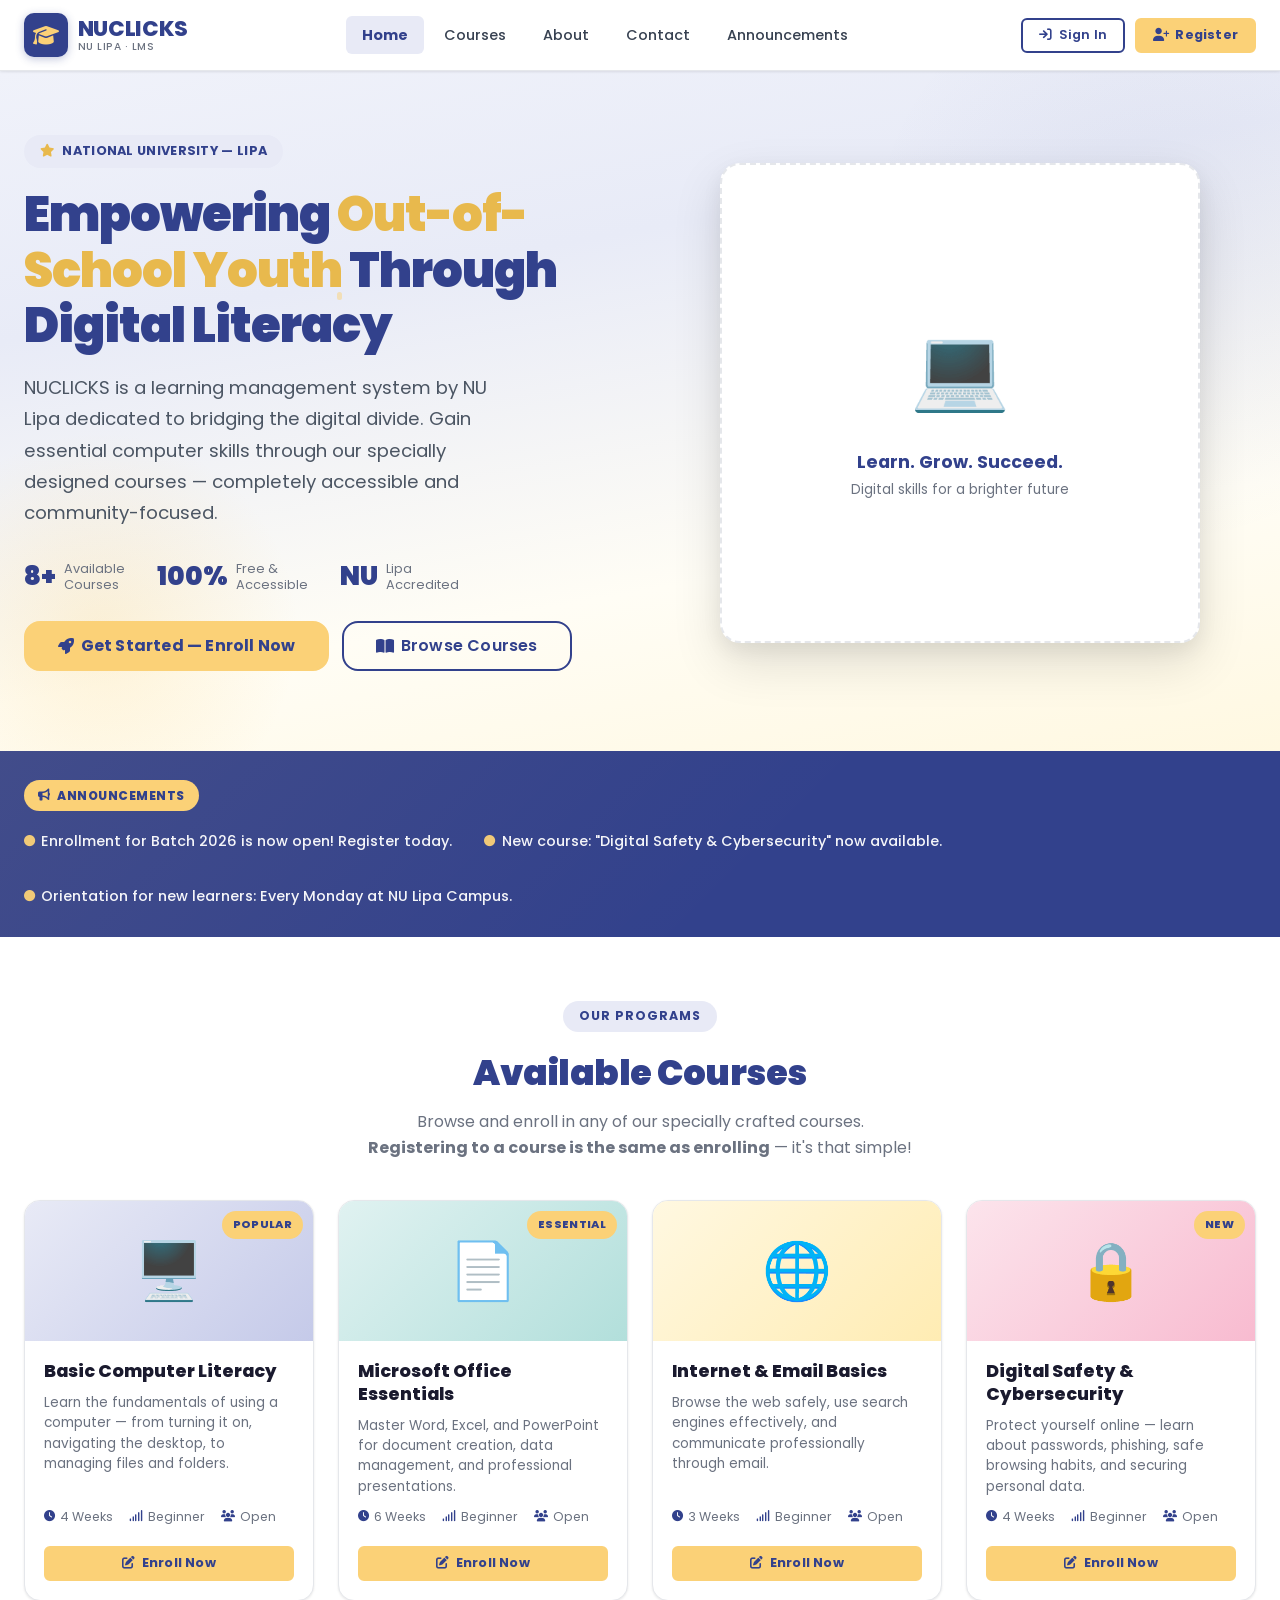
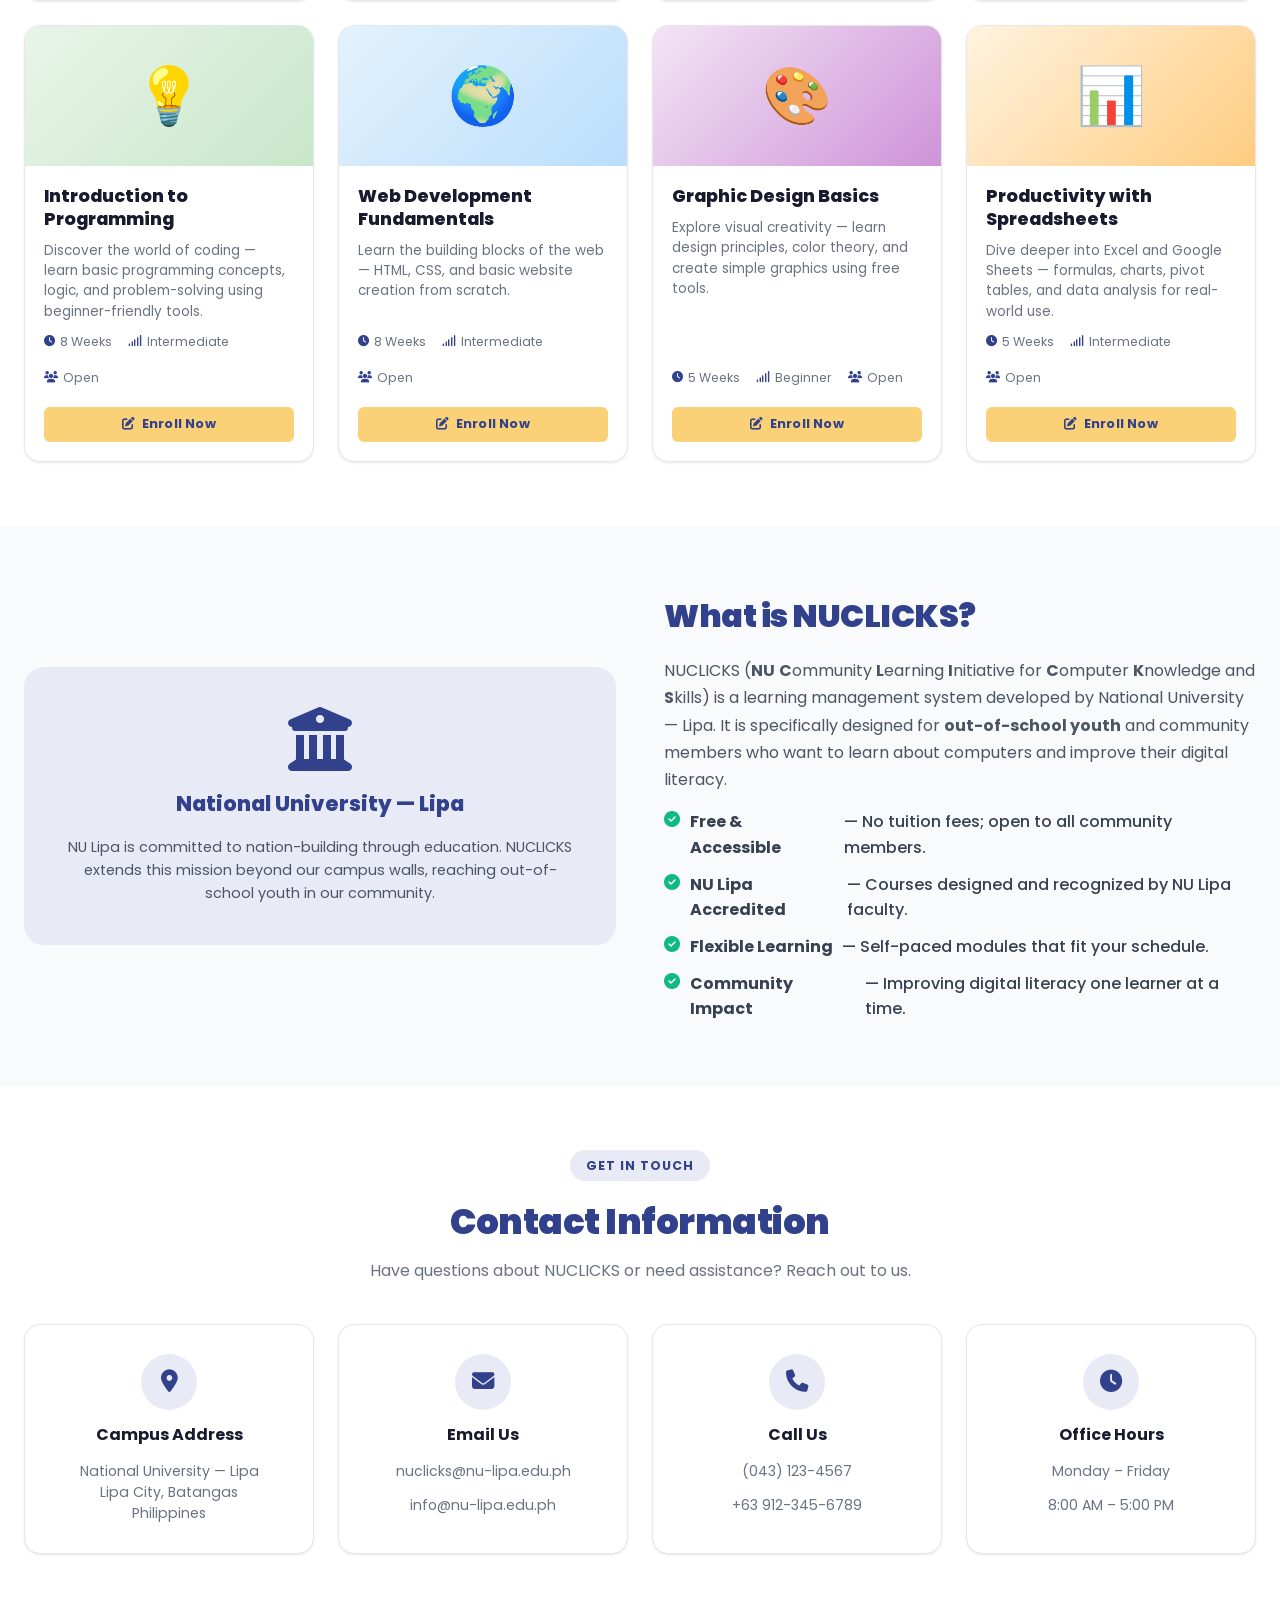
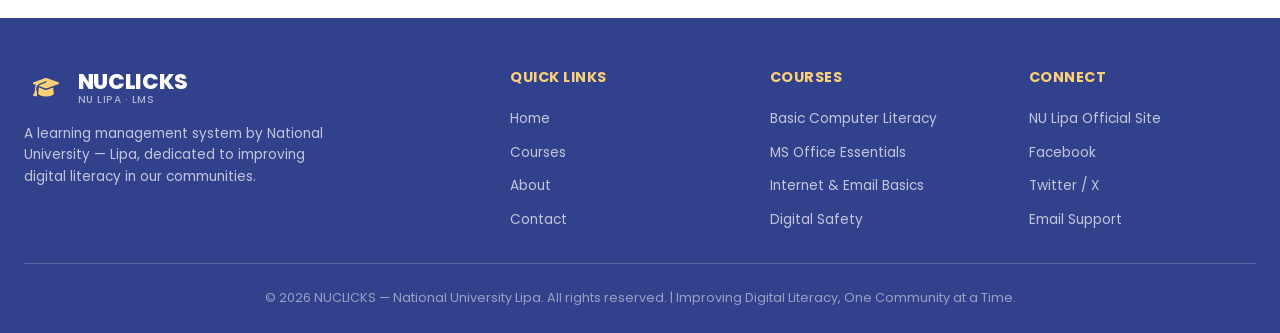
<file: LandingPage.html>
<!DOCTYPE html>
<html lang="en">
<head>
    <meta charset="UTF-8">
    <meta name="viewport" content="width=device-width, initial-scale=1.0">
    <title>NUCLICKS - Digital Literacy Learning Management System | NU Lipa</title>
    <link rel="preconnect" href="https://fonts.googleapis.com">
    <link rel="preconnect" href="https://fonts.gstatic.com" crossorigin>
    <link href="https://fonts.googleapis.com/css2?family=Poppins:wght@400;500;600;700;800;900&display=swap" rel="stylesheet">
    <link rel="stylesheet" href="https://cdnjs.cloudflare.com/ajax/libs/font-awesome/6.4.0/css/all.min.css">
    <link rel="stylesheet" href="css/LandingPage.css">
    
</head>
<body>

    <!-- ==================== NAVBAR ==================== -->
    <header class="navbar" id="navbar">
        <div class="navbar__inner">
            <a href="#" class="navbar__brand">
                <div class="navbar__logo-icon">
                    <i class="fa-solid fa-graduation-cap"></i>
                </div>
                <div class="navbar__brand-text">
                    <span class="navbar__brand-name">NUCLICKS</span>
                    <span class="navbar__brand-sub">NU Lipa · LMS</span>
                </div>
            </a>

            <button class="navbar__toggle" id="navbarToggle" aria-label="Toggle menu">
                <i class="fa-solid fa-bars"></i>
            </button>

            <nav>
                <ul class="navbar__nav" id="navbarNav">
                    <li><a href="#home" class="nav--active">Home</a></li>
                    <li><a href="#courses">Courses</a></li>
                    <li><a href="#about">About</a></li>
                    <li><a href="#contact">Contact</a></li>
                    <li><a href="#announcements">Announcements</a></li>
                </ul>
            </nav>

            <div class="navbar__actions">
                <button class="btn btn--outline btn--sm" onclick="openSignIn()">
                    <i class="fa-solid fa-arrow-right-to-bracket"></i>
                    <span class="btn-label">Sign In</span>
                </button>
                <button class="btn btn--gold btn--sm" onclick="openRegister()">
                    <i class="fa-solid fa-user-plus"></i>
                    <span class="btn-label">Register</span>
                </button>
            </div>
        </div>
    </header>

    <!-- ==================== HERO SECTION ==================== -->
    <section class="hero" id="home">
        <div class="hero__inner">
            <div class="hero__content">
                <div class="hero__badge">
                    <i class="fa-solid fa-star"></i> National University — Lipa
                </div>
                <h1 class="hero__title">
                    Empowering <span>Out-of-School Youth</span> Through Digital Literacy
                </h1>
                <p class="hero__subtitle">
                    NUCLICKS is a learning management system by NU Lipa dedicated to bridging
                    the digital divide. Gain essential computer skills through our specially
                    designed courses — completely accessible and community-focused.
                </p>
                <div class="hero__stats">
                    <div class="hero__stat">
                        <span class="hero__stat-num">8+</span>
                        <span class="hero__stat-label">Available<br>Courses</span>
                    </div>
                    <div class="hero__stat">
                        <span class="hero__stat-num">100%</span>
                        <span class="hero__stat-label">Free &<br>Accessible</span>
                    </div>
                    <div class="hero__stat">
                        <span class="hero__stat-num">NU</span>
                        <span class="hero__stat-label">Lipa<br>Accredited</span>
                    </div>
                </div>
                <div class="hero__actions">
                    <button class="btn btn--gold btn--lg" onclick="openRegister()">
                        <i class="fa-solid fa-rocket"></i> Get Started — Enroll Now
                    </button>
                    <a href="#courses" class="btn btn--outline btn--lg">
                        <i class="fa-solid fa-book-open"></i> Browse Courses
                    </a>
                </div>
            </div>
            <div class="hero__visual">
                <div class="hero__illustration">
                    <div class="hero__illustration-inner">
                        <span class="icon-big">💻</span>
                        <p>Learn. Grow. Succeed.</p>
                        <small>Digital skills for a brighter future</small>
                    </div>
                </div>
            </div>
        </div>
    </section>

    <!-- ==================== ANNOUNCEMENTS ==================== -->
    <section class="announcements" id="announcements">
        <div class="announcements__inner">
            <span class="announcements__tag">
                <i class="fa-solid fa-bullhorn"></i> Announcements
            </span>
            <ul class="announcements__list">
                <li><i class="fa-solid fa-circle"></i> Enrollment for Batch 2026 is now open! Register today.</li>
                <li><i class="fa-solid fa-circle"></i> New course: "Digital Safety & Cybersecurity" now available.</li>
                <li><i class="fa-solid fa-circle"></i> Orientation for new learners: Every Monday at NU Lipa Campus.</li>
            </ul>
        </div>
    </section>

    <!-- ==================== COURSES SECTION ==================== -->
    <section class="section" id="courses">
        <div class="section__inner">
            <div class="section__header">
                <span class="section__label">Our Programs</span>
                <h2 class="section__title">Available Courses</h2>
                <p class="section__subtitle">
                    Browse and enroll in any of our specially crafted courses.
                    <strong>Registering to a course is the same as enrolling</strong> — it's that simple!
                </p>
            </div>
            <div class="courses-grid">

                <!-- Course 1 -->
                <div class="course-card" id="course-basic-computer">
                    <div class="course-card__banner course-card__banner--c1">
                        <span style="font-size:3.5rem;">🖥️</span>
                        <span class="course-card__badge">Popular</span>
                    </div>
                    <div class="course-card__body">
                        <h3 class="course-card__title">Basic Computer Literacy</h3>
                        <p class="course-card__desc">
                            Learn the fundamentals of using a computer — from turning it on,
                            navigating the desktop, to managing files and folders.
                        </p>
                        <div class="course-card__meta">
                            <span><i class="fa-solid fa-clock"></i> 4 Weeks</span>
                            <span><i class="fa-solid fa-signal"></i> Beginner</span>
                            <span><i class="fa-solid fa-users"></i> Open</span>
                        </div>
                    </div>
                    <div class="course-card__footer">
                        <button class="btn btn--gold btn--full btn--sm"
                        onclick="enrollCourse('Basic Computer Literacy')">
                        <i class="fa-solid fa-pen-to-square"></i> Enroll Now
                    </button>
                </div>
            </div>

            <!-- Course 2 -->
            <div class="course-card" id="course-ms-office">
                <div class="course-card__banner course-card__banner--c2">
                    <span style="font-size:3.5rem;">📄</span>
                    <span class="course-card__badge">Essential</span>
                </div>
                <div class="course-card__body">
                    <h3 class="course-card__title">Microsoft Office Essentials</h3>
                    <p class="course-card__desc">
                        Master Word, Excel, and PowerPoint for document creation,
                        data management, and professional presentations.
                    </p>
                    <div class="course-card__meta">
                        <span><i class="fa-solid fa-clock"></i> 6 Weeks</span>
                        <span><i class="fa-solid fa-signal"></i> Beginner</span>
                        <span><i class="fa-solid fa-users"></i> Open</span>
                    </div>
                </div>
                <div class="course-card__footer">
                    <button class="btn btn--gold btn--full btn--sm"
                    onclick="enrollCourse('Microsoft Office Essentials')">
                    <i class="fa-solid fa-pen-to-square"></i> Enroll Now
                </button>
            </div>
        </div>

        <!-- Course 3 -->
        <div class="course-card" id="course-internet">
            <div class="course-card__banner course-card__banner--c3">
                <span style="font-size:3.5rem;">🌐</span>
            </div>
            <div class="course-card__body">
                <h3 class="course-card__title">Internet & Email Basics</h3>
                <p class="course-card__desc">
                    Browse the web safely, use search engines effectively, and
                    communicate professionally through email.
                </p>
                <div class="course-card__meta">
                    <span><i class="fa-solid fa-clock"></i> 3 Weeks</span>
                    <span><i class="fa-solid fa-signal"></i> Beginner</span>
                    <span><i class="fa-solid fa-users"></i> Open</span>
                </div>
            </div>
            <div class="course-card__footer">
                <button class="btn btn--gold btn--full btn--sm"
                onclick="enrollCourse('Internet & Email Basics')">
                <i class="fa-solid fa-pen-to-square"></i> Enroll Now
            </button>
        </div>
    </div>

    <!-- Course 4 -->
    <div class="course-card" id="course-cybersecurity">
        <div class="course-card__banner course-card__banner--c4">
            <span style="font-size:3.5rem;">🔒</span>
            <span class="course-card__badge">New</span>
        </div>
        <div class="course-card__body">
            <h3 class="course-card__title">Digital Safety & Cybersecurity</h3>
            <p class="course-card__desc">
                Protect yourself online — learn about passwords, phishing,
                safe browsing habits, and securing personal data.
            </p>
            <div class="course-card__meta">
                <span><i class="fa-solid fa-clock"></i> 4 Weeks</span>
                <span><i class="fa-solid fa-signal"></i> Beginner</span>
                <span><i class="fa-solid fa-users"></i> Open</span>
            </div>
        </div>
        <div class="course-card__footer">
            <button class="btn btn--gold btn--full btn--sm"
            onclick="enrollCourse('Digital Safety & Cybersecurity')">
            <i class="fa-solid fa-pen-to-square"></i> Enroll Now
        </button>
    </div>
</div>

<!-- Course 5 -->
<div class="course-card" id="course-programming">
    <div class="course-card__banner course-card__banner--c5">
        <span style="font-size:3.5rem;">💡</span>
    </div>
    <div class="course-card__body">
        <h3 class="course-card__title">Introduction to Programming</h3>
        <p class="course-card__desc">
            Discover the world of coding — learn basic programming concepts,
            logic, and problem-solving using beginner-friendly tools.
        </p>
        <div class="course-card__meta">
            <span><i class="fa-solid fa-clock"></i> 8 Weeks</span>
            <span><i class="fa-solid fa-signal"></i> Intermediate</span>
            <span><i class="fa-solid fa-users"></i> Open</span>
        </div>
    </div>
    <div class="course-card__footer">
        <button class="btn btn--gold btn--full btn--sm"
        onclick="enrollCourse('Introduction to Programming')">
        <i class="fa-solid fa-pen-to-square"></i> Enroll Now
    </button>
</div>
</div>

<!-- Course 6 -->
<div class="course-card" id="course-web-dev">
    <div class="course-card__banner course-card__banner--c6">
        <span style="font-size:3.5rem;">🌍</span>
    </div>
    <div class="course-card__body">
        <h3 class="course-card__title">Web Development Fundamentals</h3>
        <p class="course-card__desc">
            Learn the building blocks of the web — HTML, CSS, and basic
            website creation from scratch.
        </p>
        <div class="course-card__meta">
            <span><i class="fa-solid fa-clock"></i> 8 Weeks</span>
            <span><i class="fa-solid fa-signal"></i> Intermediate</span>
            <span><i class="fa-solid fa-users"></i> Open</span>
        </div>
    </div>
    <div class="course-card__footer">
        <button class="btn btn--gold btn--full btn--sm"
        onclick="enrollCourse('Web Development Fundamentals')">
        <i class="fa-solid fa-pen-to-square"></i> Enroll Now
    </button>
</div>
</div>

<!-- Course 7 -->
<div class="course-card" id="course-graphic-design">
    <div class="course-card__banner course-card__banner--c7">
        <span style="font-size:3.5rem;">🎨</span>
    </div>
    <div class="course-card__body">
        <h3 class="course-card__title">Graphic Design Basics</h3>
        <p class="course-card__desc">
            Explore visual creativity — learn design principles, color theory,
            and create simple graphics using free tools.
        </p>
        <div class="course-card__meta">
            <span><i class="fa-solid fa-clock"></i> 5 Weeks</span>
            <span><i class="fa-solid fa-signal"></i> Beginner</span>
            <span><i class="fa-solid fa-users"></i> Open</span>
        </div>
    </div>
    <div class="course-card__footer">
        <button class="btn btn--gold btn--full btn--sm"
        onclick="enrollCourse('Graphic Design Basics')">
        <i class="fa-solid fa-pen-to-square"></i> Enroll Now
    </button>
</div>
</div>

<!-- Course 8 -->
<div class="course-card" id="course-spreadsheets">
    <div class="course-card__banner course-card__banner--c8">
        <span style="font-size:3.5rem;">📊</span>
    </div>
    <div class="course-card__body">
        <h3 class="course-card__title">Productivity with Spreadsheets</h3>
        <p class="course-card__desc">
            Dive deeper into Excel and Google Sheets — formulas, charts,
            pivot tables, and data analysis for real-world use.
        </p>
        <div class="course-card__meta">
            <span><i class="fa-solid fa-clock"></i> 5 Weeks</span>
            <span><i class="fa-solid fa-signal"></i> Intermediate</span>
            <span><i class="fa-solid fa-users"></i> Open</span>
        </div>
    </div>
    <div class="course-card__footer">
        <button class="btn btn--gold btn--full btn--sm"
        onclick="enrollCourse('Productivity with Spreadsheets')">
        <i class="fa-solid fa-pen-to-square"></i> Enroll Now
    </button>
</div>
</div>

</div>
</div>
</section>

<!-- ==================== ABOUT SECTION ==================== -->
<section class="section section--light" id="about">
    <div class="section__inner">
        <div class="about-grid">
            <div class="about__visual">
                <i class="fa-solid fa-building-columns"></i>
                <h3>National University — Lipa</h3>
                <p>
                    NU Lipa is committed to nation-building through education.
                    NUCLICKS extends this mission beyond our campus walls,
                    reaching out-of-school youth in our community.
                </p>
            </div>
            <div class="about__content">
                <h2>What is NUCLICKS?</h2>
                <p>
                    NUCLICKS (<strong>NU</strong> <strong>C</strong>ommunity
                    <strong>L</strong>earning <strong>I</strong>nitiative for
                    <strong>C</strong>omputer <strong>K</strong>nowledge and
                    <strong>S</strong>kills) is a learning management system
                    developed by National University — Lipa. It is specifically
                    designed for <strong>out-of-school youth</strong> and community
                    members who want to learn about computers and improve their
                    digital literacy.
                </p>
                <ul class="about__features">
                    <li><i class="fa-solid fa-circle-check"></i> <strong>Free & Accessible</strong> — No tuition fees; open to all community members.</li>
                    <li><i class="fa-solid fa-circle-check"></i> <strong>NU Lipa Accredited</strong> — Courses designed and recognized by NU Lipa faculty.</li>
                    <li><i class="fa-solid fa-circle-check"></i> <strong>Flexible Learning</strong> — Self-paced modules that fit your schedule.</li>
                    <li><i class="fa-solid fa-circle-check"></i> <strong>Community Impact</strong> — Improving digital literacy one learner at a time.</li>
                </ul>
            </div>
        </div>
    </div>
</section>

<!-- ==================== CONTACT SECTION ==================== -->
<section class="section" id="contact">
    <div class="section__inner">
        <div class="section__header">
            <span class="section__label">Get In Touch</span>
            <h2 class="section__title">Contact Information</h2>
            <p class="section__subtitle">
                Have questions about NUCLICKS or need assistance? Reach out to us.
            </p>
        </div>
        <div class="contact-grid">
            <div class="contact-card">
                <div class="contact-card__icon">
                    <i class="fa-solid fa-location-dot"></i>
                </div>
                <h4>Campus Address</h4>
                <p>National University — Lipa<br>Lipa City, Batangas<br>Philippines</p>
            </div>
            <div class="contact-card">
                <div class="contact-card__icon">
                    <i class="fa-solid fa-envelope"></i>
                </div>
                <h4>Email Us</h4>
                <a href="mailto:nuclicks@nu-lipa.edu.ph">nuclicks@nu-lipa.edu.ph</a>
                <a href="mailto:info@nu-lipa.edu.ph">info@nu-lipa.edu.ph</a>
            </div>
            <div class="contact-card">
                <div class="contact-card__icon">
                    <i class="fa-solid fa-phone"></i>
                </div>
                <h4>Call Us</h4>
                <p>(043) 123-4567</p>
                <p>+63 912-345-6789</p>
            </div>
            <div class="contact-card">
                <div class="contact-card__icon">
                    <i class="fa-solid fa-clock"></i>
                </div>
                <h4>Office Hours</h4>
                <p>Monday – Friday</p>
                <p>8:00 AM – 5:00 PM</p>
            </div>
        </div>
    </div>
</section>

<!-- ==================== FOOTER ==================== -->
<footer class="footer">
    <div class="footer__inner">
        <div class="footer__brand">
            <div style="display:flex;align-items:center;gap:0.6rem;">
                <div class="navbar__logo-icon">
                    <i class="fa-solid fa-graduation-cap"></i>
                </div>
                <div class="navbar__brand-text">
                    <span class="navbar__brand-name" style="color:#fff;">NUCLICKS</span>
                    <span class="navbar__brand-sub" style="color:rgba(255,255,255,0.6);">NU Lipa · LMS</span>
                </div>
            </div>
            <p>
                A learning management system by National University — Lipa,
                dedicated to improving digital literacy in our communities.
            </p>
        </div>
        <div>
            <h4>Quick Links</h4>
            <ul>
                <li><a href="#home">Home</a></li>
                <li><a href="#courses">Courses</a></li>
                <li><a href="#about">About</a></li>
                <li><a href="#contact">Contact</a></li>
            </ul>
        </div>
        <div>
            <h4>Courses</h4>
            <ul>
                <li><a href="#course-basic-computer">Basic Computer Literacy</a></li>
                <li><a href="#course-ms-office">MS Office Essentials</a></li>
                <li><a href="#course-internet">Internet & Email Basics</a></li>
                <li><a href="#course-cybersecurity">Digital Safety</a></li>
            </ul>
        </div>
        <div>
            <h4>Connect</h4>
            <ul>
                <li><a href="#">NU Lipa Official Site</a></li>
                <li><a href="#">Facebook</a></li>
                <li><a href="#">Twitter / X</a></li>
                <li><a href="mailto:nuclicks@nu-lipa.edu.ph">Email Support</a></li>
            </ul>
        </div>
    </div>
    <div class="footer__bottom">
        <p>&copy; 2026 NUCLICKS — National University Lipa. All rights reserved. | Improving Digital Literacy, One Community at a Time.</p>
    </div>
</footer>

<!-- ==================== SIGN IN MODAL ==================== -->
<div class="modal-overlay" id="signInModal">
    <div class="modal">
        <button class="modal__close" onclick="closeSignIn()" aria-label="Close">
            <i class="fa-solid fa-xmark"></i>
        </button>
        <h3 class="modal__title">Welcome Back!</h3>
        <p class="modal__subtitle">Sign in to your NUCLICKS account to continue learning.</p>
        <form id="signInForm" onsubmit="handleSignIn(event)">
            <div class="form-group">
                <label for="signInEmail">Email Address</label>
                <input type="email" id="signInEmail" placeholder="you@example.com" required>
            </div>
            <div class="form-group">
                <label for="signInPassword">Password</label>
                <input type="password" id="signInPassword" placeholder="Enter your password" required minlength="6">
            </div>
            <button type="submit" class="btn btn--solid btn--full" style="margin-top:0.5rem;">
                <i class="fa-solid fa-arrow-right-to-bracket"></i> Sign In
            </button>
        </form>
        <p class="form-switch">
            Don't have an account? <a onclick="closeSignIn(); openRegister();">Register here</a>
        </p>
    </div>
</div>

<!-- ==================== REGISTER MODAL ==================== -->
<div class="modal-overlay" id="registerModal">
    <div class="modal">
        <button class="modal__close" onclick="closeRegister()" aria-label="Close">
            <i class="fa-solid fa-xmark"></i>
        </button>
        <h3 class="modal__title">Create Your Account</h3>
        <p class="modal__subtitle">Register and enroll in courses to start your digital literacy journey.</p>
        <form id="registerForm" onsubmit="handleRegister(event)">
            <div class="form-group">
                <label for="regFullName">Full Name</label>
                <input type="text" id="regFullName" placeholder="Juan Dela Cruz" required>
            </div>
            <div class="form-group">
                <label for="regEmail">Email Address</label>
                <input type="email" id="regEmail" placeholder="you@example.com" required>
            </div>
            <div class="form-group">
                <label for="regPassword">Password</label>
                <input type="password" id="regPassword" placeholder="At least 6 characters" required minlength="6">
            </div>
            <div class="form-group">
                <label for="regConfirmPassword">Confirm Password</label>
                <input type="password" id="regConfirmPassword" placeholder="Re-enter your password" required minlength="6">
            </div>
            <div class="form-group">
                <label for="regCourse">Course to Enroll In <span style="color:var(--gray-400);font-weight:400;">(optional)</span></label>
                <select id="regCourse">
                    <option value="">— Select a course (or choose later) —</option>
                    <option value="Basic Computer Literacy">Basic Computer Literacy</option>
                    <option value="Microsoft Office Essentials">Microsoft Office Essentials</option>
                    <option value="Internet & Email Basics">Internet & Email Basics</option>
                    <option value="Digital Safety & Cybersecurity">Digital Safety & Cybersecurity</option>
                    <option value="Introduction to Programming">Introduction to Programming</option>
                    <option value="Web Development Fundamentals">Web Development Fundamentals</option>
                    <option value="Graphic Design Basics">Graphic Design Basics</option>
                    <option value="Productivity with Spreadsheets">Productivity with Spreadsheets</option>
                </select>
            </div>
            <button type="submit" class="btn btn--gold btn--full" style="margin-top:0.5rem;">
                <i class="fa-solid fa-user-plus"></i> Register & Enroll
            </button>
        </form>
        <p class="form-switch">
            Already have an account? <a onclick="closeRegister(); openSignIn();">Sign in here</a>
        </p>
    </div>
</div>

<!-- ==================== TOAST ==================== -->
<div class="toast" id="toast"></div>

<!-- ==================== SCROLL TO TOP ==================== -->
<button class="scroll-top-btn" id="scrollTopBtn" onclick="window.scrollTo({top:0,behavior:'smooth'})" aria-label="Scroll to top">
    <i class="fa-solid fa-chevron-up"></i>
</button>

<!-- ==================== SCRIPTS ==================== -->
<script>
    // === Navbar mobile toggle ===
    const navbarToggle = document.getElementById('navbarToggle');
    const navbarNav = document.getElementById('navbarNav');
    navbarToggle.addEventListener('click', () => {
        navbarNav.classList.toggle('open');
    });
    // Close mobile nav on link click
    navbarNav.querySelectorAll('a').forEach(link => {
        link.addEventListener('click', () => {
            navbarNav.classList.remove('open');
        });
    });

    // === Navbar shadow on scroll ===
    const navbar = document.getElementById('navbar');
    const scrollTopBtn = document.getElementById('scrollTopBtn');
    window.addEventListener('scroll', () => {
        if (window.scrollY > 20) {
            navbar.classList.add('scrolled');
            scrollTopBtn.classList.add('visible');
        } else {
            navbar.classList.remove('scrolled');
            scrollTopBtn.classList.remove('visible');
        }
    });

    // === Active nav link highlight on scroll ===
    const sections = document.querySelectorAll('section[id]');
    const navLinks = navbarNav.querySelectorAll('a');
    window.addEventListener('scroll', () => {
        let current = '';
        sections.forEach(section => {
            const sectionTop = section.offsetTop - 100;
            if (window.scrollY >= sectionTop) {
                current = section.getAttribute('id');
            }
        });
        navLinks.forEach(link => {
            link.classList.remove('nav--active');
            if (link.getAttribute('href') === '#' + current) {
                link.classList.add('nav--active');
            }
        });
    });

    // === Modal functions ===
    function openSignIn() {
        document.getElementById('signInModal').classList.add('active');
        document.body.style.overflow = 'hidden';
    }

    function closeSignIn() {
        document.getElementById('signInModal').classList.remove('active');
        document.body.style.overflow = '';
        document.getElementById('signInForm').reset();
    }

    function openRegister(courseName) {
        document.getElementById('registerModal').classList.add('active');
        document.body.style.overflow = 'hidden';
        if (courseName) {
            document.getElementById('regCourse').value = courseName;
        }
    }

    function closeRegister() {
        document.getElementById('registerModal').classList.remove('active');
        document.body.style.overflow = '';
        document.getElementById('registerForm').reset();
    }

    // Close modals on overlay click
    document.getElementById('signInModal').addEventListener('click', function(e) {
        if (e.target === this) closeSignIn();
    });
    document.getElementById('registerModal').addEventListener('click', function(e) {
        if (e.target === this) closeRegister();
    });

    // Close modals on Escape key
    document.addEventListener('keydown', function(e) {
        if (e.key === 'Escape') {
            closeSignIn();
            closeRegister();
        }
    });

    // === Enroll from course card ===
    function enrollCourse(courseName) {
        openRegister(courseName);
        // Scroll to the course dropdown in the register modal
        setTimeout(() => {
            document.getElementById('regCourse').scrollIntoView({ behavior: 'smooth', block: 'center' });
        }, 350);
    }

    // === Toast notification ===
    function showToast(message, isError = false) {
        const toast = document.getElementById('toast');
        toast.textContent = message;
        toast.className = 'toast ' + (isError ? 'toast--error' : '');
        toast.classList.add('show');
        clearTimeout(toast._timeout);
        toast._timeout = setTimeout(() => {
            toast.classList.remove('show');
        }, 3500);
    }

    // === Handle Sign In ===
    function handleSignIn(event) {
        event.preventDefault();
        const email = document.getElementById('signInEmail').value.trim();
        const password = document.getElementById('signInPassword').value;
        if (!email || !password) {
            showToast('Please fill in all fields.', true);
            return;
        }
        if (password.length < 6) {
            showToast('Password must be at least 6 characters.', true);
            return;
        }
        // Simulate sign-in (in production, this would be an API call)
        showToast('✅ Signed in successfully! Welcome back to NUCLICKS.');
        closeSignIn();
    }

    // === Handle Register ===
    function handleRegister(event) {
        event.preventDefault();
        const fullName = document.getElementById('regFullName').value.trim();
        const email = document.getElementById('regEmail').value.trim();
        const password = document.getElementById('regPassword').value;
        const confirmPassword = document.getElementById('regConfirmPassword').value;
        const course = document.getElementById('regCourse').value;

        if (!fullName || !email || !password || !confirmPassword) {
            showToast('Please fill in all required fields.', true);
            return;
        }
        if (password.length < 6) {
            showToast('Password must be at least 6 characters.', true);
            return;
        }
        if (password !== confirmPassword) {
            showToast('Passwords do not match. Please try again.', true);
            return;
        }
        const courseMsg = course ? ` and enrolled in "${course}"` : '';
        showToast(
            `🎉 Registration successful! Welcome, ${fullName.split(' ')[0]}${courseMsg}. Start learning today!`);
        closeRegister();
    }
</script>
</body>
</html>
</file>
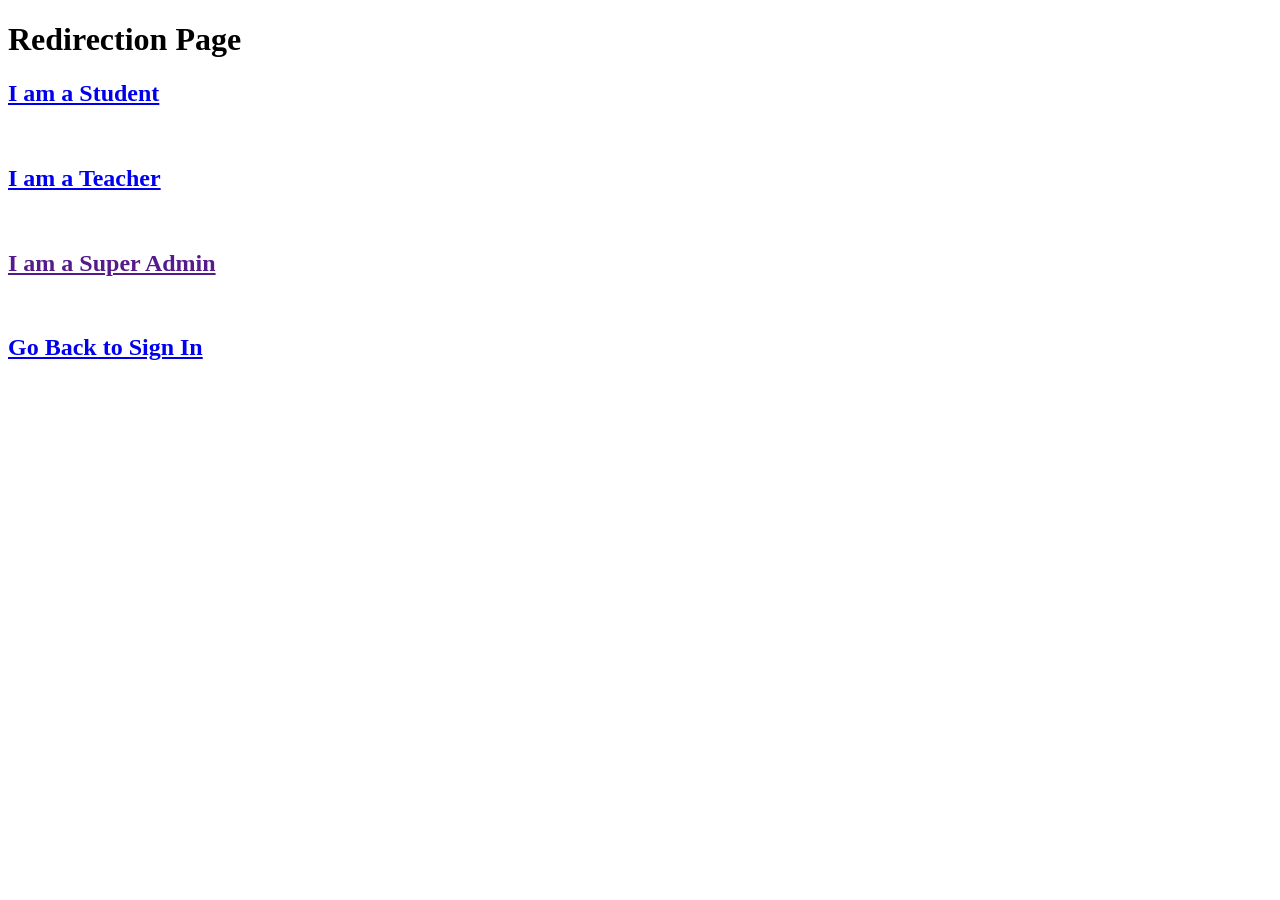
<file: redirect.html>
<!DOCTYPE html>
<html lang="en">
<head>
    <meta charset="UTF-8">
    <meta name="viewport" content="width=device-width, initial-scale=1.0">
    <title>REDIRECT PAGE</title>

    <link rel="icon" href="assets/logos/NU_ICON_Blue.png">
</head>
<body>
    <h1>Redirection Page</h1>
    <h2><a href="StudentDashboard.html">I am a Student</a></h2>
    <br>
    <h2><a href="TeacherDashboard.html">I am a Teacher</a></h2>
    <br>
    <h2><a href="">I am a Super Admin</a></h2>
    <br>
    <h2><a href="index.html">Go Back to Sign In</a></h2>
</body>
</html>
</file>
<file: css/LandingPage.css>
:root {
    --nu-blue: #32418C;
    --nu-blue-dark: #283378;
    --nu-blue-light: #3d4fa3;
    --nu-blue-pale: #e8eaf6;
    --nu-gold: #FBD177;
    --nu-gold-dark: #e8b94d;
    --nu-gold-light: #fde8a8;
    --nu-gold-pale: #fff9e6;
    --white: #ffffff;
    --off-white: #f8f9fa;
    --gray-50: #f9fafb;
    --gray-100: #f3f4f6;
    --gray-200: #e5e7eb;
    --gray-300: #d1d5db;
    --gray-400: #9ca3af;
    --gray-500: #6b7280;
    --gray-600: #4b5563;
    --gray-700: #374151;
    --gray-800: #1f2937;
    --gray-900: #111827;
    --text-dark: #1a1a2e;
    --text-body: #374151;
    --text-muted: #6b7280;
    --success: #10b981;
    --danger: #ef4444;
    --warning: #f59e0b;
    --radius-sm: 6px;
    --radius: 10px;
    --radius-lg: 16px;
    --radius-xl: 20px;
    --shadow-sm: 0 1px 3px rgba(0, 0, 0, 0.06), 0 1px 2px rgba(0, 0, 0, 0.04);
    --shadow: 0 4px 6px rgba(0, 0, 0, 0.07), 0 2px 4px rgba(0, 0, 0, 0.05);
    --shadow-md: 0 10px 25px rgba(0, 0, 0, 0.08), 0 4px 10px rgba(0, 0, 0, 0.05);
    --shadow-lg: 0 20px 50px rgba(0, 0, 0, 0.12), 0 8px 20px rgba(0, 0, 0, 0.06);
    --shadow-xl: 0 25px 60px rgba(0, 0, 0, 0.15);
    --transition: 0.25s cubic-bezier(0.4, 0, 0.2, 1);
    --font-heading: 'Poppins', sans-serif;
    --font-body: 'Poppins', sans-serif;
}

* {
    margin: 0;
    padding: 0;
    box-sizing: border-box;
}

html {
    scroll-behavior: smooth;
    font-size: 16px;
}

body {
    font-family: var(--font-body);
    color: var(--text-body);
    background-color: var(--white);
    line-height: 1.6;
    overflow-x: hidden;
    -webkit-font-smoothing: antialiased;
}

/* ============ NAVBAR ============ */
.navbar {
    position: sticky;
    top: 0;
    z-index: 1000;
    background: var(--white);
    border-bottom: 1px solid var(--gray-200);
    box-shadow: var(--shadow-sm);
    transition: var(--transition);
    padding: 0 1.5rem;
}

.navbar.scrolled {
    box-shadow: var(--shadow-md);
}

.navbar__inner {
    max-width: 1280px;
    margin: 0 auto;
    display: flex;
    align-items: center;
    justify-content: space-between;
    height: 70px;
    gap: 1.5rem;
}

.navbar__brand {
    display: flex;
    align-items: center;
    gap: 0.6rem;
    text-decoration: none;
    flex-shrink: 0;
}

.navbar__logo-icon {
    width: 44px;
    height: 44px;
    background: var(--nu-blue);
    border-radius: var(--radius);
    display: flex;
    align-items: center;
    justify-content: center;
    color: var(--nu-gold);
    font-weight: 900;
    font-size: 1.3rem;
    letter-spacing: -0.5px;
    flex-shrink: 0;
    box-shadow: 0 2px 8px rgba(50, 65, 140, 0.3);
}

.navbar__brand-text {
    display: flex;
    flex-direction: column;
    line-height: 1.1;
}

.navbar__brand-name {
    font-family: var(--font-heading);
    font-weight: 800;
    font-size: 1.35rem;
    color: var(--nu-blue);
    letter-spacing: -0.3px;
}

.navbar__brand-sub {
    font-size: 0.65rem;
    color: var(--gray-500);
    font-weight: 500;
    letter-spacing: 0.5px;
    text-transform: uppercase;
}

.navbar__nav {
    display: flex;
    align-items: center;
    gap: 0.3rem;
    list-style: none;
}

.navbar__nav a {
    text-decoration: none;
    color: var(--gray-700);
    font-weight: 500;
    font-size: 0.9rem;
    padding: 0.55rem 1rem;
    border-radius: var(--radius-sm);
    transition: var(--transition);
    white-space: nowrap;
    position: relative;
}

.navbar__nav a:hover {
    color: var(--nu-blue);
    background: var(--nu-blue-pale);
}

.navbar__nav a.nav--active {
    color: var(--nu-blue);
    font-weight: 700;
    background: var(--nu-blue-pale);
}

.navbar__actions {
    display: flex;
    align-items: center;
    gap: 0.6rem;
    flex-shrink: 0;
}

.btn {
    display: inline-flex;
    align-items: center;
    justify-content: center;
    gap: 0.4rem;
    padding: 0.6rem 1.3rem;
    font-weight: 600;
    font-size: 0.875rem;
    border-radius: var(--radius);
    border: 2px solid transparent;
    cursor: pointer;
    transition: var(--transition);
    text-decoration: none;
    white-space: nowrap;
    font-family: var(--font-body);
    letter-spacing: 0.2px;
    line-height: 1.3;
}

.btn--outline {
    background: transparent;
    border-color: var(--nu-blue);
    color: var(--nu-blue);
}
.btn--outline:hover {
    background: var(--nu-blue);
    color: var(--white);
    box-shadow: var(--shadow-md);
    transform: translateY(-1px);
}

.btn--solid {
    background: var(--nu-blue);
    color: var(--white);
    border-color: var(--nu-blue);
}
.btn--solid:hover {
    background: var(--nu-blue-dark);
    border-color: var(--nu-blue-dark);
    box-shadow: var(--shadow-md);
    transform: translateY(-1px);
}

.btn--gold {
    background: var(--nu-gold);
    color: var(--nu-blue);
    border-color: var(--nu-gold);
    font-weight: 700;
}
.btn--gold:hover {
    background: var(--nu-gold-dark);
    border-color: var(--nu-gold-dark);
    box-shadow: var(--shadow-md);
    transform: translateY(-1px);
    color: var(--nu-blue-dark);
}

.btn--lg {
    padding: 0.8rem 2rem;
    font-size: 1rem;
    border-radius: var(--radius-lg);
}

.btn--sm {
    padding: 0.45rem 1rem;
    font-size: 0.8rem;
    border-radius: var(--radius-sm);
}

.btn--full {
    width: 100%;
    justify-content: center;
}

/* Mobile menu toggle */
.navbar__toggle {
    display: none;
    background: none;
    border: none;
    cursor: pointer;
    padding: 0.5rem;
    color: var(--nu-blue);
    font-size: 1.5rem;
}

/* ============ HERO SECTION ============ */
.hero {
    background: linear-gradient(170deg, #f0f2fa 0%, #e8ebf7 30%, #fffdf5 70%, #fff8e1 100%);
    position: relative;
    overflow: hidden;
    padding: 4rem 1.5rem 5rem;
    min-height: 520px;
    display: flex;
    align-items: center;
}

.hero::before {
    content: '';
    position: absolute;
    top: -120px;
    right: -180px;
    width: 600px;
    height: 600px;
    border-radius: 50%;
    background: radial-gradient(circle, rgba(50, 65, 140, 0.06) 0%, transparent 70%);
    pointer-events: none;
}
.hero::after {
    content: '';
    position: absolute;
    bottom: -80px;
    left: -100px;
    width: 400px;
    height: 400px;
    border-radius: 50%;
    background: radial-gradient(circle, rgba(251, 209, 119, 0.25) 0%, transparent 70%);
    pointer-events: none;
}

.hero__inner {
    max-width: 1280px;
    margin: 0 auto;
    display: grid;
    grid-template-columns: 1fr 1fr;
    gap: 3rem;
    align-items: center;
    position: relative;
    z-index: 1;
    width: 100%;
}

.hero__content {
    display: flex;
    flex-direction: column;
    gap: 1.2rem;
}

.hero__badge {
    display: inline-flex;
    align-items: center;
    gap: 0.5rem;
    background: var(--nu-blue-pale);
    color: var(--nu-blue);
    font-weight: 700;
    font-size: 0.8rem;
    padding: 0.4rem 1rem;
    border-radius: 50px;
    width: fit-content;
    letter-spacing: 0.3px;
    text-transform: uppercase;
}

.hero__badge i {
    color: var(--nu-gold-dark);
}

.hero__title {
    font-family: var(--font-heading);
    font-weight: 900;
    font-size: 3rem;
    line-height: 1.15;
    color: var(--nu-blue);
    letter-spacing: -1px;
}

.hero__title span {
    color: var(--nu-gold-dark);
    position: relative;
}
.hero__title span::after {
    content: '';
    position: absolute;
    bottom: 4px;
    left: 0;
    right: 0;
    height: 8px;
    background: rgba(251, 209, 119, 0.5);
    border-radius: 4px;
    z-index: -1;
}

.hero__subtitle {
    font-size: 1.15rem;
    color: var(--gray-600);
    line-height: 1.7;
    max-width: 480px;
}

.hero__actions {
    display: flex;
    gap: 0.8rem;
    flex-wrap: wrap;
    margin-top: 0.5rem;
}

.hero__visual {
    display: flex;
    align-items: center;
    justify-content: center;
    position: relative;
}

.hero__illustration {
    width: 100%;
    max-width: 480px;
    aspect-ratio: 1 / 1;
    background: var(--white);
    border-radius: var(--radius-xl);
    box-shadow: var(--shadow-lg);
    display: flex;
    align-items: center;
    justify-content: center;
    position: relative;
    border: 2px dashed var(--gray-200);
    overflow: hidden;
}

.hero__illustration-inner {
    text-align: center;
    padding: 2rem;
}
.hero__illustration-inner .icon-big {
    font-size: 5rem;
    color: var(--nu-blue);
    display: block;
    margin-bottom: 1rem;
    animation: float 3s ease-in-out infinite;
}
@keyframes float {
    0%,
    100% {
        transform: translateY(0);
    }
    50% {
        transform: translateY(-16px);
    }
}
.hero__illustration-inner p {
    font-weight: 700;
    color: var(--nu-blue);
    font-size: 1.1rem;
}
.hero__illustration-inner small {
    color: var(--gray-500);
    font-size: 0.85rem;
}

.hero__stats {
    display: flex;
    gap: 2rem;
    margin-top: 0.8rem;
    flex-wrap: wrap;
}
.hero__stat {
    display: flex;
    align-items: center;
    gap: 0.5rem;
}
.hero__stat-num {
    font-weight: 900;
    font-size: 1.6rem;
    color: var(--nu-blue);
    line-height: 1;
}
.hero__stat-label {
    font-size: 0.8rem;
    color: var(--gray-500);
    line-height: 1.3;
}

/* ============ ANNOUNCEMENTS SECTION ============ */
.announcements {
    background: var(--nu-blue);
    color: var(--white);
    padding: 1.8rem 1.5rem;
    position: relative;
    overflow: hidden;
}
.announcements::before {
    content: '';
    position: absolute;
    inset: 0;
    background: linear-gradient(135deg, rgba(251, 209, 119, 0.08) 0%, transparent 60%);
    pointer-events: none;
}
.announcements__inner {
    max-width: 1280px;
    margin: 0 auto;
    display: flex;
    align-items: center;
    gap: 1.2rem;
    flex-wrap: wrap;
    position: relative;
    z-index: 1;
}
.announcements__tag {
    background: var(--nu-gold);
    color: var(--nu-blue);
    font-weight: 800;
    font-size: 0.75rem;
    padding: 0.35rem 0.9rem;
    border-radius: 50px;
    text-transform: uppercase;
    letter-spacing: 0.5px;
    white-space: nowrap;
    display: flex;
    align-items: center;
    gap: 0.4rem;
}
.announcements__list {
    display: flex;
    gap: 2rem;
    flex-wrap: wrap;
    list-style: none;
    font-size: 0.9rem;
    font-weight: 500;
    opacity: 0.95;
}
.announcements__list li {
    display: flex;
    align-items: center;
    gap: 0.4rem;
}
.announcements__list i {
    color: var(--nu-gold);
    font-size: 0.7rem;
}

/* ============ SECTION COMMONS ============ */
.section {
    padding: 4rem 1.5rem;
}
.section--light {
    background: var(--gray-50);
}
.section__inner {
    max-width: 1280px;
    margin: 0 auto;
}
.section__header {
    text-align: center;
    margin-bottom: 2.5rem;
}
.section__label {
    display: inline-block;
    font-weight: 700;
    font-size: 0.78rem;
    text-transform: uppercase;
    letter-spacing: 1px;
    color: var(--nu-blue);
    background: var(--nu-blue-pale);
    padding: 0.35rem 1rem;
    border-radius: 50px;
    margin-bottom: 0.8rem;
}
.section__title {
    font-family: var(--font-heading);
    font-weight: 900;
    font-size: 2.2rem;
    color: var(--nu-blue);
    letter-spacing: -0.5px;
    margin-bottom: 0.5rem;
}
.section__subtitle {
    color: var(--gray-500);
    font-size: 1rem;
    max-width: 550px;
    margin: 0 auto;
}

/* ============ COURSES GRID ============ */
.courses-grid {
    display: grid;
    grid-template-columns: repeat(auto-fill, minmax(280px, 1fr));
    gap: 1.5rem;
}
.course-card {
    background: var(--white);
    border-radius: var(--radius-lg);
    border: 1px solid var(--gray-200);
    overflow: hidden;
    transition: var(--transition);
    display: flex;
    flex-direction: column;
    position: relative;
    box-shadow: var(--shadow-sm);
}
.course-card:hover {
    box-shadow: var(--shadow-lg);
    transform: translateY(-4px);
    border-color: var(--nu-blue-pale);
}
.course-card__banner {
    height: 140px;
    display: flex;
    align-items: center;
    justify-content: center;
    font-size: 3rem;
    position: relative;
    overflow: hidden;
}
.course-card__banner--c1 {
    background: linear-gradient(135deg, #e8eaf6, #c5cae9);
}
.course-card__banner--c2 {
    background: linear-gradient(135deg, #e0f2f1, #b2dfdb);
}
.course-card__banner--c3 {
    background: linear-gradient(135deg, #fff8e1, #ffecb3);
}
.course-card__banner--c4 {
    background: linear-gradient(135deg, #fce4ec, #f8bbd0);
}
.course-card__banner--c5 {
    background: linear-gradient(135deg, #e8f5e9, #c8e6c9);
}
.course-card__banner--c6 {
    background: linear-gradient(135deg, #e3f2fd, #bbdefb);
}
.course-card__banner--c7 {
    background: linear-gradient(135deg, #f3e5f5, #ce93d8);
}
.course-card__banner--c8 {
    background: linear-gradient(135deg, #fff3e0, #ffcc80);
}
.course-card__badge {
    position: absolute;
    top: 10px;
    right: 10px;
    background: var(--nu-gold);
    color: var(--nu-blue);
    font-weight: 800;
    font-size: 0.7rem;
    padding: 0.3rem 0.7rem;
    border-radius: 50px;
    letter-spacing: 0.3px;
    text-transform: uppercase;
}
.course-card__body {
    padding: 1.2rem;
    flex: 1;
    display: flex;
    flex-direction: column;
    gap: 0.6rem;
}
.course-card__title {
    font-family: var(--font-heading);
    font-weight: 800;
    font-size: 1.1rem;
    color: var(--text-dark);
    line-height: 1.3;
}
.course-card__desc {
    font-size: 0.85rem;
    color: var(--gray-500);
    line-height: 1.5;
    flex: 1;
}
.course-card__meta {
    display: flex;
    gap: 1rem;
    font-size: 0.78rem;
    color: var(--gray-500);
    flex-wrap: wrap;
}
.course-card__meta span {
    display: flex;
    align-items: center;
    gap: 0.3rem;
}
.course-card__meta i {
    color: var(--nu-blue);
    font-size: 0.7rem;
}
.course-card__footer {
    padding: 0 1.2rem 1.2rem;
}

/* ============ ABOUT SECTION ============ */
.about-grid {
    display: grid;
    grid-template-columns: 1fr 1fr;
    gap: 3rem;
    align-items: center;
}
.about__visual {
    background: var(--nu-blue-pale);
    border-radius: var(--radius-xl);
    padding: 2.5rem;
    text-align: center;
    display: flex;
    flex-direction: column;
    align-items: center;
    gap: 1rem;
}
.about__visual i {
    font-size: 4rem;
    color: var(--nu-blue);
}
.about__visual h3 {
    font-family: var(--font-heading);
    color: var(--nu-blue);
    font-weight: 800;
    font-size: 1.3rem;
}
.about__visual p {
    color: var(--gray-600);
    font-size: 0.9rem;
    line-height: 1.6;
}
.about__content h2 {
    font-family: var(--font-heading);
    font-weight: 900;
    font-size: 2rem;
    color: var(--nu-blue);
    margin-bottom: 1rem;
    letter-spacing: -0.5px;
}
.about__content p {
    color: var(--gray-600);
    line-height: 1.7;
    margin-bottom: 1rem;
}
.about__features {
    list-style: none;
    display: flex;
    flex-direction: column;
    gap: 0.7rem;
}
.about__features li {
    display: flex;
    align-items: flex-start;
    gap: 0.6rem;
    font-weight: 500;
    color: var(--gray-700);
}
.about__features li i {
    color: var(--success);
    font-size: 1rem;
    margin-top: 2px;
    flex-shrink: 0;
}

/* ============ CONTACT SECTION ============ */
.contact-grid {
    display: grid;
    grid-template-columns: repeat(auto-fit, minmax(240px, 1fr));
    gap: 1.5rem;
}
.contact-card {
    background: var(--white);
    border-radius: var(--radius-lg);
    padding: 1.8rem;
    border: 1px solid var(--gray-200);
    text-align: center;
    transition: var(--transition);
    box-shadow: var(--shadow-sm);
    display: flex;
    flex-direction: column;
    align-items: center;
    gap: 0.8rem;
}
.contact-card:hover {
    box-shadow: var(--shadow-md);
    border-color: var(--nu-blue-pale);
    transform: translateY(-2px);
}
.contact-card__icon {
    width: 56px;
    height: 56px;
    background: var(--nu-blue-pale);
    border-radius: 50%;
    display: flex;
    align-items: center;
    justify-content: center;
    font-size: 1.4rem;
    color: var(--nu-blue);
}
.contact-card h4 {
    font-family: var(--font-heading);
    font-weight: 700;
    color: var(--text-dark);
    font-size: 1rem;
}
.contact-card p,
.contact-card a {
    font-size: 0.88rem;
    color: var(--gray-500);
    text-decoration: none;
    line-height: 1.5;
}
.contact-card a:hover {
    color: var(--nu-blue);
    text-decoration: underline;
}

/* ============ FOOTER ============ */
.footer {
    background: var(--nu-blue);
    color: rgba(255, 255, 255, 0.85);
    padding: 3rem 1.5rem 1.5rem;
}
.footer__inner {
    max-width: 1280px;
    margin: 0 auto;
    display: grid;
    grid-template-columns: 2fr 1fr 1fr 1fr;
    gap: 2rem;
}
.footer__brand {
    display: flex;
    flex-direction: column;
    gap: 0.8rem;
}
.footer__brand .navbar__brand-name {
    color: var(--white);
}
.footer__brand .navbar__brand-sub {
    color: rgba(255, 255, 255, 0.6);
}
.footer__brand p {
    font-size: 0.85rem;
    line-height: 1.6;
    color: rgba(255, 255, 255, 0.7);
    max-width: 300px;
}
.footer h4 {
    color: var(--nu-gold);
    font-weight: 700;
    font-size: 0.9rem;
    text-transform: uppercase;
    letter-spacing: 0.5px;
    margin-bottom: 1rem;
}
.footer ul {
    list-style: none;
    display: flex;
    flex-direction: column;
    gap: 0.5rem;
}
.footer ul a {
    color: rgba(255, 255, 255, 0.7);
    text-decoration: none;
    font-size: 0.85rem;
    transition: var(--transition);
}
.footer ul a:hover {
    color: var(--nu-gold);
    text-decoration: underline;
}
.footer__bottom {
    max-width: 1280px;
    margin: 2rem auto 0;
    padding-top: 1.5rem;
    border-top: 1px solid rgba(255, 255, 255, 0.2);
    text-align: center;
    font-size: 0.8rem;
    color: rgba(255, 255, 255, 0.5);
}

/* ============ MODALS ============ */
.modal-overlay {
    position: fixed;
    inset: 0;
    background: rgba(0, 0, 0, 0.55);
    z-index: 2000;
    display: flex;
    align-items: center;
    justify-content: center;
    padding: 1.5rem;
    opacity: 0;
    pointer-events: none;
    transition: opacity 0.3s ease;
    backdrop-filter: blur(2px);
    -webkit-backdrop-filter: blur(2px);
}
.modal-overlay.active {
    opacity: 1;
    pointer-events: auto;
}
.modal {
    background: var(--white);
    border-radius: var(--radius-xl);
    box-shadow: var(--shadow-xl);
    width: 100%;
    max-width: 460px;
    max-height: 85vh;
    overflow-y: auto;
    padding: 2.2rem;
    position: relative;
    transform: translateY(20px) scale(0.96);
    transition: transform 0.3s ease;
}
.modal-overlay.active .modal {
    transform: translateY(0) scale(1);
}
.modal__close {
    position: absolute;
    top: 1rem;
    right: 1rem;
    background: var(--gray-100);
    border: none;
    width: 36px;
    height: 36px;
    border-radius: 50%;
    cursor: pointer;
    font-size: 1rem;
    color: var(--gray-600);
    transition: var(--transition);
    display: flex;
    align-items: center;
    justify-content: center;
}
.modal__close:hover {
    background: var(--gray-200);
    color: var(--text-dark);
}
.modal__title {
    font-family: var(--font-heading);
    font-weight: 900;
    font-size: 1.6rem;
    color: var(--nu-blue);
    margin-bottom: 0.3rem;
    letter-spacing: -0.5px;
}
.modal__subtitle {
    color: var(--gray-500);
    font-size: 0.88rem;
    margin-bottom: 1.5rem;
}
.form-group {
    display: flex;
    flex-direction: column;
    gap: 0.35rem;
    margin-bottom: 1rem;
}
.form-group label {
    font-weight: 600;
    font-size: 0.82rem;
    color: var(--gray-700);
    letter-spacing: 0.2px;
}
.form-group input,
.form-group select {
    padding: 0.7rem 0.9rem;
    border: 2px solid var(--gray-200);
    border-radius: var(--radius);
    font-size: 0.9rem;
    font-family: var(--font-body);
    transition: var(--transition);
    background: var(--gray-50);
    color: var(--text-dark);
    width: 100%;
}
.form-group input:focus,
.form-group select:focus {
    outline: none;
    border-color: var(--nu-blue);
    box-shadow: 0 0 0 3px rgba(50, 65, 140, 0.08);
    background: var(--white);
}
.form-group input::placeholder {
    color: var(--gray-400);
}
.form-hint {
    font-size: 0.75rem;
    color: var(--gray-500);
    margin-top: -0.5rem;
    margin-bottom: 0.8rem;
}
.form-divider {
    text-align: center;
    color: var(--gray-400);
    font-size: 0.8rem;
    margin: 1.2rem 0;
    position: relative;
}
.form-divider::before,
.form-divider::after {
    content: '';
    position: absolute;
    top: 50%;
    width: 35%;
    height: 1px;
    background: var(--gray-200);
}
.form-divider::before {
    left: 0;
}
.form-divider::after {
    right: 0;
}
.form-switch {
    text-align: center;
    font-size: 0.85rem;
    color: var(--gray-500);
    margin-top: 0.8rem;
}
.form-switch a {
    color: var(--nu-blue);
    font-weight: 700;
    cursor: pointer;
    text-decoration: underline;
}
.form-switch a:hover {
    color: var(--nu-blue-dark);
}

/* ============ TOAST / NOTIFICATION ============ */
.toast {
    position: fixed;
    bottom: 2rem;
    right: 2rem;
    background: var(--success);
    color: #fff;
    padding: 1rem 1.5rem;
    border-radius: var(--radius);
    font-weight: 600;
    font-size: 0.9rem;
    z-index: 3000;
    box-shadow: var(--shadow-lg);
    transform: translateY(120px);
    opacity: 0;
    transition: all 0.35s ease;
    pointer-events: none;
}
.toast.show {
    transform: translateY(0);
    opacity: 1;
    pointer-events: auto;
}
.toast--error {
    background: var(--danger);
}

/* ============ RESPONSIVE ============ */
@media (max-width: 1024px) {
    .hero__title {
        font-size: 2.3rem;
    }
    .hero__inner {
        grid-template-columns: 1fr;
        text-align: center;
    }
    .hero__content {
        align-items: center;
    }
    .hero__subtitle {
        max-width: 100%;
    }
    .hero__visual {
        order: -1;
    }
    .hero__illustration {
        max-width: 300px;
    }
    .hero__stats {
        justify-content: center;
    }
    .about-grid {
        grid-template-columns: 1fr;
    }
    .footer__inner {
        grid-template-columns: 1fr 1fr;
    }
}

@media (max-width: 768px) {
    .navbar__nav {
        display: none;
        position: absolute;
        top: 70px;
        left: 0;
        right: 0;
        background: var(--white);
        flex-direction: column;
        padding: 1rem;
        border-bottom: 2px solid var(--gray-200);
        box-shadow: var(--shadow-md);
        z-index: 999;
    }
    .navbar__nav.open {
        display: flex;
    }
    .navbar__toggle {
        display: block;
    }
    .navbar__actions .btn span.btn-label {
        display: none;
    }
    .navbar__actions .btn {
        padding: 0.5rem 0.8rem;
    }
    .hero {
        padding: 2.5rem 1rem 3rem;
        min-height: auto;
    }
    .hero__title {
        font-size: 1.8rem;
    }
    .hero__subtitle {
        font-size: 1rem;
    }
    .section {
        padding: 2.5rem 1rem;
    }
    .section__title {
        font-size: 1.6rem;
    }
    .courses-grid {
        grid-template-columns: 1fr 1fr;
    }
    .footer__inner {
        grid-template-columns: 1fr;
        gap: 1.5rem;
    }
    .announcements__list {
        flex-direction: column;
        gap: 0.5rem;
    }
}

@media (max-width: 480px) {
    .courses-grid {
        grid-template-columns: 1fr;
    }
    .hero__actions {
        flex-direction: column;
        width: 100%;
    }
    .hero__actions .btn {
        width: 100%;
        justify-content: center;
    }
    .contact-grid {
        grid-template-columns: 1fr;
    }
    .modal {
        padding: 1.5rem;
    }
}

/* ============ SCROLL TO TOP ============ */
.scroll-top-btn {
    position: fixed;
    bottom: 1.5rem;
    left: 1.5rem;
    width: 44px;
    height: 44px;
    background: var(--nu-blue);
    color: var(--white);
    border: none;
    border-radius: 50%;
    cursor: pointer;
    font-size: 1.1rem;
    z-index: 1500;
    box-shadow: var(--shadow-md);
    transition: var(--transition);
    opacity: 0;
    pointer-events: none;
    display: flex;
    align-items: center;
    justify-content: center;
}
.scroll-top-btn.visible {
    opacity: 1;
    pointer-events: auto;
}
.scroll-top-btn:hover {
    background: var(--nu-blue-dark);
    transform: translateY(-3px);
}
</file>
